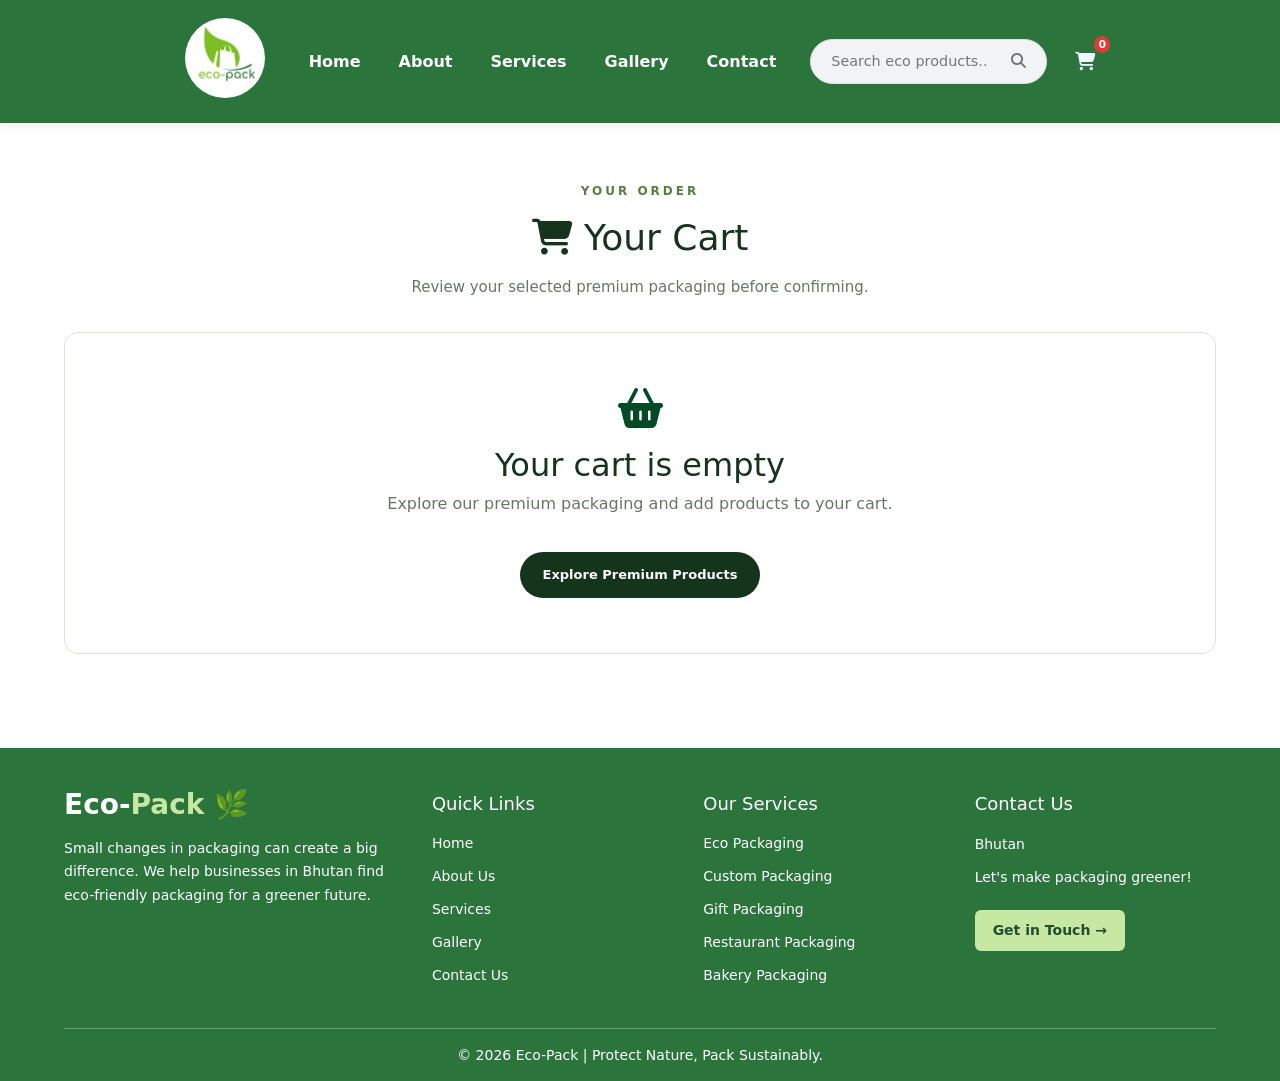
<file: gallerycart.html>
<!DOCTYPE html>
<html lang="en">
<head>
  <meta charset="UTF-8">
  <meta name="viewport" content="width=device-width, initial-scale=1.0">
  <title>Eco-Pack | Your Cart</title>

  <link rel="stylesheet" href="./CSS/style.css">
  <link href="https://cdn.jsdelivr.net/npm/bootstrap@5.3.8/dist/css/bootstrap.min.css" rel="stylesheet">
  <link rel="stylesheet" href="https://cdnjs.cloudflare.com/ajax/libs/font-awesome/6.7.2/css/all.min.css">


   <link
      href="https://fonts.googleapis.com/css2?family=Caudex:wght@400;700&family=Dancing+Script:wght@400..700&family=Manrope:wght@200..800&family=Montserrat:ital,wght@0,100..900;1,100..900&family=Playfair+Display:ital,wght@0,400..900;1,400..900&family=Poppins:ital,wght@0,100;0,200;0,300;0,400;0,500;0,600;0,700;0,800;0,900;1,100;1,200;1,300;1,400;1,500;1,600;1,700;1,800;1,900&family=Roboto:ital,wght@0,100..900;1,100..900&family=Smooch+Sans:wght@100..900&display=swap"
      rel="stylesheet"
    />

    <!-- font awesome  -->
        <!-- Google Fonts -->
    <link rel="preconnect" href="https://fonts.googleapis.com" />
    <link rel="preconnect" href="https://fonts.gstatic.com" crossorigin />


</head>
<body>

  <!-- NAVBAR START -->
  <nav class="navbar">
    <div class="navbar-container">
      <div class="navbar-logo">
        <a href="index.html"><img src="./Images/logo.jpg" alt="Eco-Pack Logo"></a>
      </div>

      <div class="nav-menu-wrapper" id="navMenuWrapper">
        <ul class="nav-links">
          <li><a href="index.html">Home</a></li>
          <li><a href="about.html">About</a></li>
          <li><a href="service.html">Services</a></li>
          <li><a href="gallery.html">Gallery</a></li>
          <li><a href="contact.html">Contact</a></li>
        </ul>
        <div class="navbar-search mobile-search">
          <form id="searchFormMobile" role="search">
            <input type="search" id="searchInputMobile" placeholder="Search eco products..." aria-label="Search products">
            <button type="submit" aria-label="Search"><i class="fa-solid fa-magnifying-glass"></i></button>
          </form>
        </div>
      </div>

      <div class="navbar-right-actions">
        <div class="navbar-search desktop-search">
          <form id="searchFormDesktop" role="search">
            <input type="search" id="searchInputDesktop" placeholder="Search eco products..." aria-label="Search products">
            <button type="submit" aria-label="Search"><i class="fa-solid fa-magnifying-glass"></i></button>
          </form>
        </div>
        <a href="gallerycart.html" class="cart-icon-btn" aria-label="Shopping Cart">
          <i class="fa-solid fa-cart-shopping"></i>
          <span class="cart-badge">0</span>
        </a>
      </div>

      <button type="button" class="navbar-toggler" id="navbarToggler" aria-label="Toggle Navigation" aria-expanded="false" aria-controls="navMenuWrapper">
        <i class="fa-solid fa-bars" style="color: white"></i>
      </button>
    </div>
  </nav>
  <!-- NAVBAR END -->


  <!-- CART PAGE START -->
  <main class="page-wrap cart-page">
    <div class="section-heading">
      <span>YOUR ORDER</span>
      <h1><i class="fa-solid fa-cart-shopping"></i> Your Cart</h1>
      <p>Review your selected premium packaging before confirming.</p>
    </div>
    <div id="cart-content" aria-live="polite"></div>
  </main>
  <!-- CART PAGE END -->


  <!-- FOOTER START -->
  <footer class="footer">
    <div class="footer-container">
      <div class="footer-box">
        <h2 class="footer-logo">Eco-<span>Pack</span> 🌿</h2>
        <p>Small changes in packaging can create a big difference. We help businesses in Bhutan find eco-friendly packaging for a greener future.</p>
      </div>
      <div class="footer-box">
        <h3>Quick Links</h3>
        <ul>
          <li><a href="index.html">Home</a></li>
          <li><a href="about.html">About Us</a></li>
          <li><a href="service.html">Services</a></li>
          <li><a href="gallery.html">Gallery</a></li>
          <li><a href="contact.html">Contact Us</a></li>
        </ul>
      </div>
      <div class="footer-box">
        <h3>Our Services</h3>
        <ul>
          <li><a href="service.html">Eco Packaging</a></li>
          <li><a href="service.html">Custom Packaging</a></li>
          <li><a href="service.html">Gift Packaging</a></li>
          <li><a href="service.html">Restaurant Packaging</a></li>
          <li><a href="service.html">Bakery Packaging</a></li>
        </ul>
      </div>
      <div class="footer-box" id = "contaact-boxx">
        <h3>Contact Us</h3>
        <p>Bhutan</p>
        <p>Let's make packaging greener!</p>
        <a href="contact.html" class="footer-btn">Get in Touch →</a>
      </div>
    </div>
    <div class="footer-bottom">
      <p>&copy; 2026 Eco-Pack | Protect Nature, Pack Sustainably.</p>
    </div>
  </footer>
  <!-- FOOTER END -->
  

  <script src="./JS/shop.js" defer></script>
  <script src="./JS/premium.js"></script>
  <script src="./JS/new.js"></script>
  <!-- <script src="./JS/new.js"></script>     -->
</body>
</html>
</file>
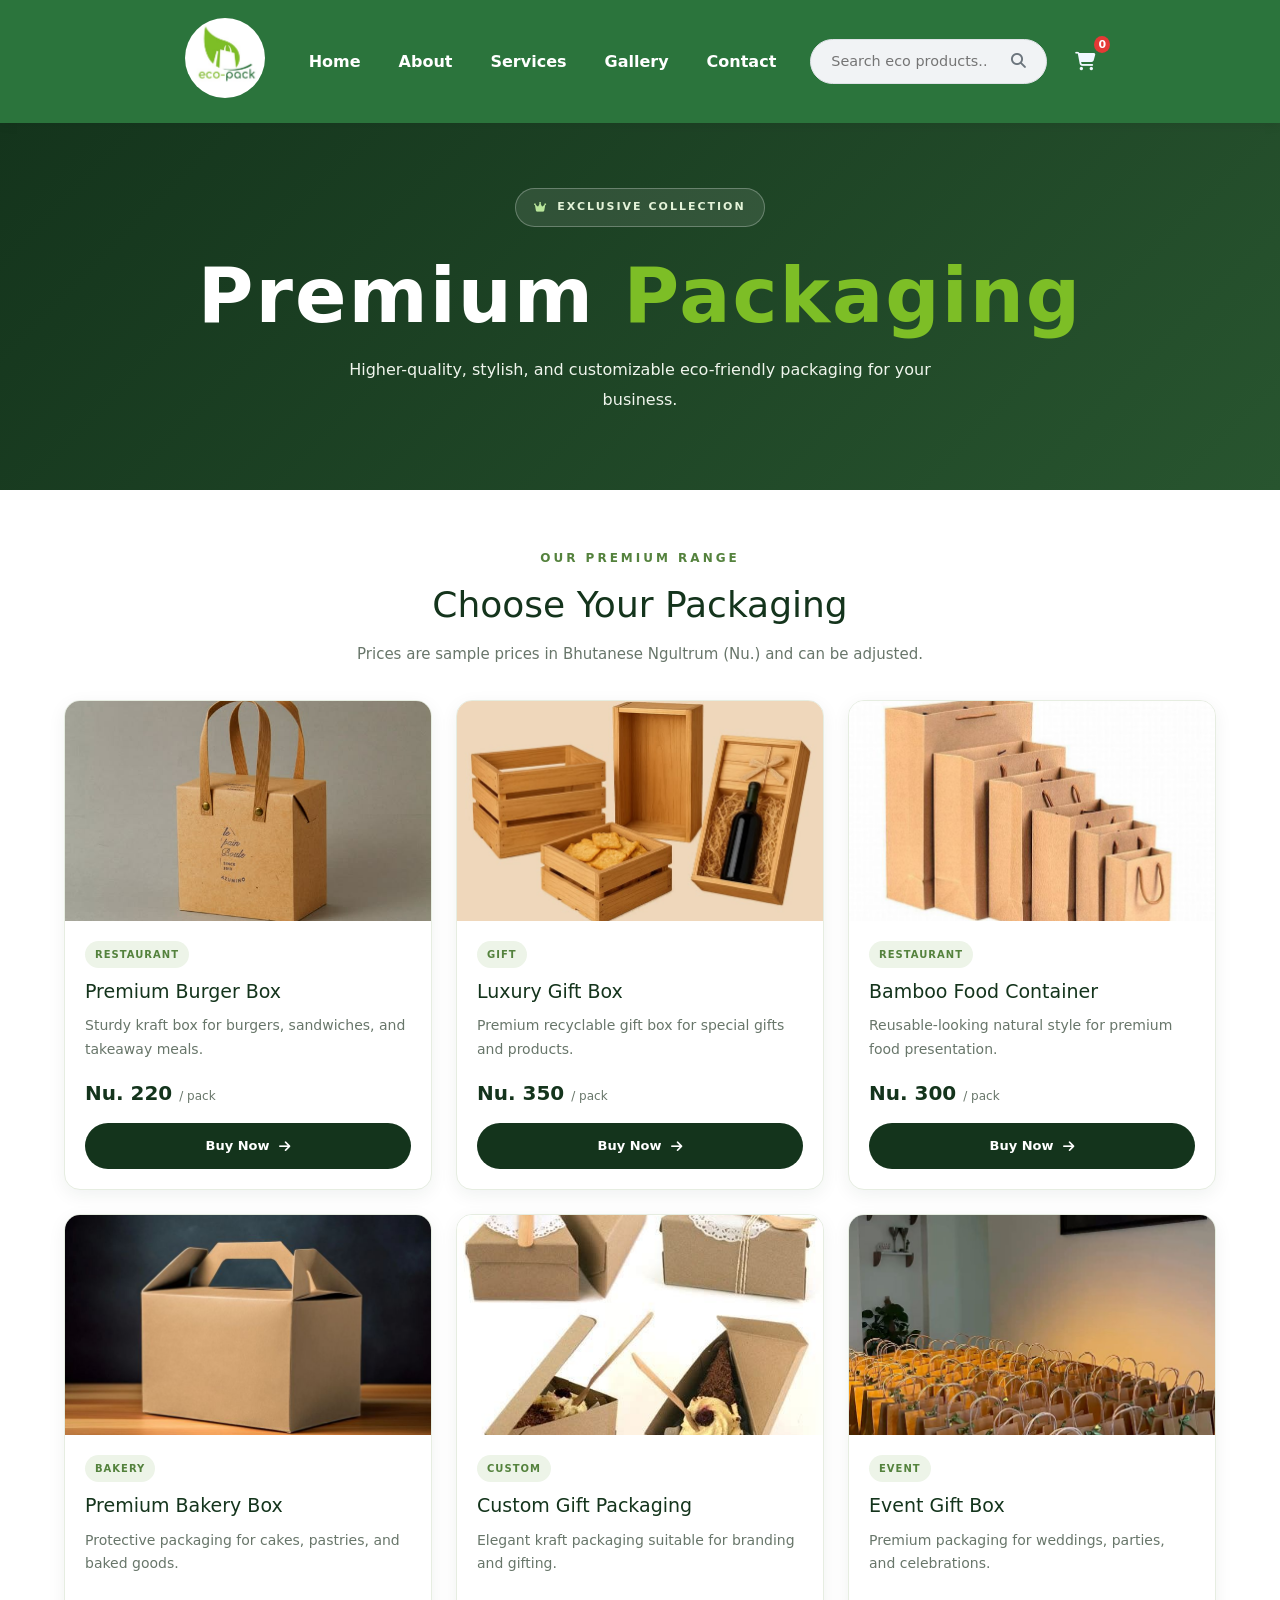
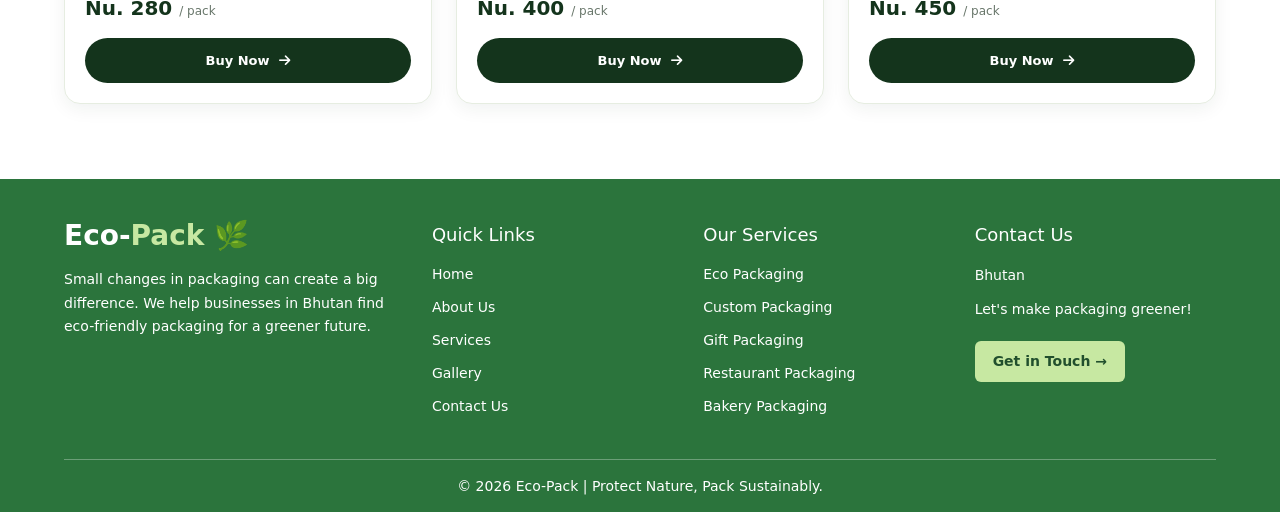
<file: premium.html>
<!DOCTYPE html>
<html lang="en">
<head>
  <meta charset="UTF-8">
    <meta name="viewport" content="width=device-width, initial-scale=1.0" />
  <title>Eco-Pack | Premium Collection</title>
  <link rel="stylesheet" href="./CSS/style.css">
  <link rel="stylesheet" href="https://cdnjs.cloudflare.com/ajax/libs/font-awesome/6.7.2/css/all.min.css">
    <!-- Bootstrap CSS -->
    <link
      href="https://cdn.jsdelivr.net/npm/bootstrap@5.3.8/dist/css/bootstrap.min.css"
      rel="stylesheet"
    />
</head>
<body>

  
  <!-- NAVBAR START -->
  <nav class="navbar">
    <div class="navbar-container">
      <div class="navbar-logo">
        <a href="index.html"><img src="./Images/logo.jpg" alt="Eco-Pack Logo"></a>
      </div>

      <div class="nav-menu-wrapper" id="navMenuWrapper">
        <ul class="nav-links">
          <li><a href="index.html">Home</a></li>
          <li><a href="about.html">About</a></li>
          <li><a href="service.html">Services</a></li>
          <li><a href="gallery.html">Gallery</a></li>
          <li><a href="contact.html">Contact</a></li>
        </ul>
        <div class="navbar-search mobile-search">
          <form id="searchFormMobile" role="search">
            <input type="search" id="searchInputMobile" placeholder="Search eco products..." aria-label="Search products">
            <button type="submit" aria-label="Search"><i class="fa-solid fa-magnifying-glass"></i></button>
          </form>
        </div>
      </div>

      <div class="navbar-right-actions">
        <div class="navbar-search desktop-search">
          <form id="searchFormDesktop" role="search">
            <input type="search" id="searchInputDesktop" placeholder="Search eco products..." aria-label="Search products">
            <button type="submit" aria-label="Search"><i class="fa-solid fa-magnifying-glass"></i></button>
          </form>
        </div>
        <a href="gallerycart.html" class="cart-icon-btn" aria-label="Shopping Cart">
          <i class="fa-solid fa-cart-shopping"></i>
          <span class="cart-badge">0</span>
        </a>
      </div>

      <button type="button" class="navbar-toggler" id="navbarToggler" aria-label="Toggle Navigation" aria-expanded="false" aria-controls="navMenuWrapper">
        <i class="fa-solid fa-bars" style="color: white"></i>
      </button>
    </div>
  </nav>
  <!-- NAVBAR END -->


  <header class="page-hero">
    <span class="header-tag"><i class="fa-solid fa-crown"></i> EXCLUSIVE COLLECTION</span>
    <h1>Premium <span class="green-text">Packaging</span></h1>
    <p>Higher-quality, stylish, and customizable eco-friendly packaging for your business.</p>
  </header>
  <main class="page-wrap">
    <div class="section-heading"><span>OUR PREMIUM RANGE</span><h2>Choose Your Packaging</h2><p>Prices are sample prices in Bhutanese Ngultrum (Nu.) and can be adjusted.</p></div>
    <div class="product-grid" id="premium-products">
      <article class="shop-card"><img src="./Images/gallery-resturant2.jfif" alt="Premium restaurant box"><div class="shop-card-body"><span class="category-label">RESTAURANT</span><h3>Premium Burger Box</h3><p>Sturdy kraft box for burgers, sandwiches, and takeaway meals.</p><div class="price">Nu. 220 <small>/ pack</small></div><button class="primary-btn buy-button" data-id="burger-box">Buy Now <i class="fa-solid fa-arrow-right"></i></button></div></article>
      <article class="shop-card"><img src="./Images/gallery-event8.jfif" alt="Luxury gift box"><div class="shop-card-body"><span class="category-label">GIFT</span><h3>Luxury Gift Box</h3><p>Premium recyclable gift box for special gifts and products.</p><div class="price">Nu. 350 <small>/ pack</small></div><button class="primary-btn buy-button" data-id="gift-box">Buy Now <i class="fa-solid fa-arrow-right"></i></button></div></article>
      <article class="shop-card"><img src="./Images/gallery food5.jfif" alt="Bamboo food container"><div class="shop-card-body"><span class="category-label">RESTAURANT</span><h3>Bamboo Food Container</h3><p>Reusable-looking natural style for premium food presentation.</p><div class="price">Nu. 300 <small>/ pack</small></div><button class="primary-btn buy-button" data-id="bamboo-container">Buy Now <i class="fa-solid fa-arrow-right"></i></button></div></article>
      <article class="shop-card"><img src="./Images/gallery-bakery6.jfif" alt="Premium bakery box"><div class="shop-card-body"><span class="category-label">BAKERY</span><h3>Premium Bakery Box</h3><p>Protective packaging for cakes, pastries, and baked goods.</p><div class="price">Nu. 280 <small>/ pack</small></div><button class="primary-btn buy-button" data-id="bakery-box">Buy Now <i class="fa-solid fa-arrow-right"></i></button></div></article>
      <article class="shop-card"><img src="./Images/gallery-bakery4.jfif" alt="Custom gift packaging"><div class="shop-card-body"><span class="category-label">CUSTOM</span><h3>Custom Gift Packaging</h3><p>Elegant kraft packaging suitable for branding and gifting.</p><div class="price">Nu. 400 <small>/ pack</small></div><button class="primary-btn buy-button" data-id="custom-gift">Buy Now <i class="fa-solid fa-arrow-right"></i></button></div></article>
      <article class="shop-card"><img src="./Images/gallery-event7.jfif" alt="Event gift box"><div class="shop-card-body"><span class="category-label">EVENT</span><h3>Event Gift Box</h3><p>Premium packaging for weddings, parties, and celebrations.</p><div class="price">Nu. 450 <small>/ pack</small></div><button class="primary-btn buy-button" data-id="event-box">Buy Now <i class="fa-solid fa-arrow-right"></i></button></div></article>
    </div>
  </main>

  <!-- Customer details form modal -->
  <div class="modal-backdrop" id="order-modal" aria-hidden="true">
    <div class="order-modal" role="dialog" aria-modal="true" aria-labelledby="form-title">
      <button class="modal-close" id="close-modal" aria-label="Close form">&times;</button>
      <h2 id="form-title">Your Delivery Details</h2>
      <p class="muted">Complete your information to add this product to your cart.</p>
      <div class="selected-product" id="selected-product-summary"></div>
      <form id="customer-form">
        <input type="hidden" id="selected-product-id">
        <label for="customer-name">Full name *</label><input id="customer-name" name="name" required autocomplete="name" placeholder="Enter your full name">
        <div class="form-row">
          <div><label for="customer-phone">Phone number *</label><input id="customer-phone" name="phone" required type="tel" autocomplete="tel" placeholder="+975 17 123456"></div>
          <div><label for="customer-email">Email address</label><input id="customer-email" name="email" type="email" autocomplete="email" placeholder="you@example.com"></div>
        </div>
        <label for="customer-address">Delivery address *</label><textarea id="customer-address" name="address" required autocomplete="street-address" placeholder="Village / Thromde, street, building or landmark"></textarea>
        <div class="form-row">
          <div><label for="customer-dzongkhag">Dzongkhag *</label><select id="customer-dzongkhag" name="dzongkhag" required><option value="">Select Dzongkhag</option><option>Bumthang</option><option>Chhukha</option><option>Dagana</option><option>Gasa</option><option>Haa</option><option>Lhuntse</option><option>Mongar</option><option>Paro</option><option>Pema Gatshel</option><option>Punakha</option><option>Samdrup Jongkhar</option><option>Samtse</option><option>Sarpang</option><option>Thimphu</option><option>Trashigang</option><option>Trashiyangtse</option><option>Trongsa</option><option>Tsirang</option><option>Wangdue Phodrang</option><option>Zhemgang</option></select></div>
          <div><label for="customer-quantity">Quantity (packs) *</label><input id="customer-quantity" name="quantity" type="number" min="1" max="999" value="1" required></div>
        </div>
        <label for="customer-note">Additional note (optional)</label><textarea id="customer-note" name="note" placeholder="Any delivery instructions or custom requests"></textarea>
        <button type="submit" class="primary-btn full-btn">Add to Cart <i class="fa-solid fa-cart-shopping"></i></button>
      </form>
    </div>
  </div>

  

    <!-- FOOTER START -->
    <footer class="footer">
      <div class="footer-container">
        <!-- Logo and Description -->
        <div class="footer-box">
          <h2 class="footer-logo">Eco-<span>Pack</span> 🌿</h2>

          <p>
            Small changes in packaging can create a big difference. We help
            businesses in Bhutan find eco-friendly packaging for a greener
            future.
          </p>
        </div>

        <!-- Quick Links -->
        <div class="footer-box">
          <h3>Quick Links</h3>

          <ul>
            <li><a href="index.html">Home</a></li>
            <li><a href="about.html">About Us</a></li>
            <li><a href="service.html">Services</a></li>
            <li><a href="gallery.html">Gallery</a></li>
            <li><a href="contact.html">Contact Us</a></li>
          </ul>
        </div>

        <!-- Our Services -->
        <div class="footer-box">
          <h3>Our Services</h3>

          <ul>
            <li><a href="service.html">Eco Packaging</a></li>
            <li><a href="service.html">Custom Packaging</a></li>
            <li><a href="service.html">Gift Packaging</a></li>
            <li><a href="service.html">Restaurant Packaging</a></li>
            <li><a href="service.html">Bakery Packaging</a></li>
          </ul>
        </div>

        <!-- Contact Information -->
        <div class="footer-box" id="contaact-boxx">
          <h3>Contact Us</h3>

          <p>Bhutan</p>
          <p>Let's make packaging greener!</p>

          <a href="contact.html" class="footer-btn"> Get in Touch → </a>
        </div>
      </div>

      <!-- Copyright -->
      <div class="footer-bottom">
        <p>&copy; 2026 Eco-Pack | Protect Nature, Pack Sustainably.</p>
      </div>
    </footer>
    <!-- FOOTER END --> 
      <script src="./JS/shop.js"></script>
  <script src="./JS/premium.js"></script>
  <script src="./JS/home.js"></script>
  
</body>
</html>
</file>
<file: CSS/style.css>
@import url("https://fonts.googleapis.com/css2?family=Poppins:wght@100;200;300;400;500;600;700;800;900&display=swap");
@import url("https://fonts.googleapis.com/css2?family=Manrope:wght@200..800&display=swap");
* {
  margin: 0;
  padding: 0;
  scroll-behavior: smooth;
}

:root {
  --green: #14341c;
  --green2: #2b743c;
  --lime: #7dbe26;
  --pale: #eaf2e3;
  --cream: #f8faf6;
  --text: #203c29;
  --muted: #68766a;
  --line: #dce6d7;
}
body {
  font-family: Arial, sans-serif;
  text-align: center;
  background-color: #f3f6ed;
  color: #203c29;
}

/* Chrome, Edge, and Safari */
::-webkit-scrollbar {
  display: none;
}

/* Firefox and other browsers */
html {
  scrollbar-width: none;
}

html {
  scroll-behavior: smooth;
  scroll-padding-top: 90px;
}

a {
  text-decoration: none;
  -webkit-tap-highlight-color: transparent;
}

button,
input,
textarea,
select {
  font: inherit;
}

button {
  cursor: pointer;
}

img {
  max-width: 100%;
}

/* NAVBAR CONTAINER & LAYOUT*/
.navbar {
  background-color: #2b743c;
  box-shadow: 0 2px 10px rgba(0, 0, 0, 0.08);
  position: sticky;
  top: 0;
  z-index: 1000;
  width: 100%;
  padding: 8px 5%;
  box-sizing: border-box;
}

.navbar-container {
  max-width: 1300px;
  margin: 0 auto;
  gap: 20px;
  display: flex;
  align-items: center;
  justify-content: space-between;
  position: relative;
}

/* Logo slightly shifted to the right */
.navbar-logo {
  /* margin-left: 15px; */
  flex-shrink: 0;
  margin: 0;
  /* gap: 50px; */
}

.navbar-logo img {
  display: block;
  height: 65px;
  width: 65px;
  object-fit: cover;
}

/* NAV LINKS (CENTERED) */
.nav-menu-wrapper {
  display: flex;
  align-items: center;
  justify-content: center;
  flex: 1;
  min-width: 0;
}

.nav-links {
  display: flex;
  align-items: center;
  justify-content: center;
  list-style: none;
  gap: 22px;
  padding: 0;
  margin: 0;
}
.nav-links li {
  margin: 0;
  padding: 0;
}
.navbar .nav-links a {
  display: block;
  color: #ffffff;
  text-decoration: none;
  font-size: 16px;
  font-weight: 600;
  padding: 10px 4px;
  transition: color 0.3s ease;
}

.nav-links li a:hover,
.nav-links li a.active {
  color: #d9f99d;
}

/* RIGHT SIDE ACTIONS (SEARCH + CART) */
.navbar-right-actions {
  display: flex;
  align-items: center;
  justify-content: flex-end;
  gap: 18px;
  flex-shrink: 0;
}

/* SEARCH BAR STYLING */
.navbar-search {
  display: flex;
  align-items: center;
}

.desktop-search form {
  display: flex;
  align-items: center;
  background: #f1f3f5;
  border: 1px solid #dee2e6;
  border-radius: 50px;
  padding: 5px 12px;
  margin: 0;
  transition: box-shadow 0.3s ease;
}

.desktop-search form:focus-within {
  background: #ffffff;
  border-color: #27ae60;
  box-shadow: 0 0 5px rgba(39, 174, 96, 0.3);
}

.desktop-search input,
.mobile-search input {
  width: 150px;
  max-width: 100%;
  min-width: 0;
  padding: 5px;
  border: none;
  outline: none;
  background: transparent;
  color: #333333;
  font-size: 14px;
}

.desktop-search input:focus {
  width: 180px;
}

.desktop-search button,
.mobile-search button {
  background: transparent;
  border: none;
  color: #6c757d;
  cursor: pointer;
  padding: 5px;
  font-size: 15px;
}

.desktop-search button:hover,
.mobile-search button:hover {
  color: #27ae60;
}

/* SHOPPING CART ICON BUTTON */
.cart-icon-btn {
  position: relative;
  display: flex;
  align-items: center;
  justify-content: center;
  padding: 8px;
  color: #ffffff;
  font-size: 21px;
  text-decoration: none;
}

.cart-icon-btn:hover {
  color: #d9f99d;
}

.cart-badge {
  position: absolute;
  top: -2px;
  right: -5px;
  min-width: 16px;
  text-align: center;
  background: #e53935;
  color: #ffffff;
  font-size: 11px;
  font-weight: bold;
  padding: 3px 4px;
  border-radius: 50%;
  line-height: 1;
}

/* MOBILE SEARCH (hidden on desktop) */
.mobile-search {
  display: none;
}

.mobile-search form {
  display: flex;
  align-items: center;
  background: #f1f3f5;
  border-radius: 5px;
  padding: 8px 12px;
  width: 100%;
  border: 1px solid #dee2e6;
}

.mobile-search input {
  width: 100%;
}

/* MOBILE TOGGLER BUTTON */
.navbar-toggler {
  display: none;
  align-items: center;
  justify-content: center;
  flex-shrink: 0;
  background: transparent;
  border: none;
  color: #ffffff;
  font-size: 25px;
  cursor: pointer;
  padding: 8px;
}

/* SEARCH BAR STYLING */
.navbar-search {
  display: flex;
  align-items: center;
}

.desktop-search form {
  display: flex;
  align-items: center;
  background: #f1f3f5;
  border-radius: 50px;
  padding: 5px 15px;
  border: 1px solid #dee2e6;
  transition: all 0.3s ease;
}

.desktop-search form:focus-within {
  border-color: #27ae60;
  box-shadow: 0 0 5px rgba(39, 174, 96, 0.3);
  background: #fff;
}

.desktop-search input,
.mobile-search input {
  border: none;
  background: transparent;
  outline: none;
  padding: 5px;
  font-size: 0.9rem;
  width: 180px;
  color: #333;
  transition: width 0.3s ease;
}

.desktop-search input:focus {
  width: 230px;
}

.desktop-search button,
.mobile-search button {
  background: transparent;
  border: none;
  color: #6c757d;
  cursor: pointer;
  padding: 5px;
  font-size: 0.95rem;
  transition: color 0.3s ease;
}

.desktop-search button:hover,
.mobile-search button:hover {
  color: #27ae60;
}

/* MOBILE SEARCH (hidden on desktop) */
.mobile-search {
  display: none;
  margin-top: 15px;
  width: 100%;
}

.mobile-search form {
  display: flex;
  align-items: center;
  background: #f1f3f5;
  border-radius: 5px;
  padding: 8px 12px;
  width: 100%;
  border: 1px solid #dee2e6;
}

.mobile-search input {
  width: 100%;
}

/* MOBILE TOGGLER BUTTON */
.navbar-toggler {
  display: none;
  background: transparent;
  border: none;
  font-size: 1.5rem;
  color: #2c3e50;
  cursor: pointer;
}
img {
  max-width: 100%;
}

/* =========================
   NAVBAR
========================= */

.navbar img {
  width: 80px;
  height: 80px;
  border-radius: 50%;
  object-fit: cover;
  flex-shrink: 0;
}

.navbar ul {
  list-style: none;
  display: flex;
  align-items: center;
  justify-content: center;
  flex-wrap: wrap;
  gap: 10px;
  margin: 0 auto;
  padding: 0;
}

.navbar li {
  margin: 0 10px;
}

.navbar a {
  display: inline-block;
  text-decoration: none;
  font-size: 18px;
  padding: 10px;
  color: aliceblue;
  transition: color 0.3s ease;
}

.navbar a:hover {
  color: chocolate;
}

/* end of navbar  */

/* end of navbar  */

/* =========================
   GALLERY HERO HEADER
========================= */

.gallery-header {
  position: relative;
  display: flex;
  align-items: center;
  justify-content: center;
  min-height: 80vh;
  padding: 70px 20px;
  overflow: hidden;
  isolation: isolate;
  background: var(--green);
  color: #fff;
  text-align: center;
}

.gallery-header::before {
  content: "";
  position: absolute;
  inset: -5%;
  z-index: -2;
  background-image:
    linear-gradient(rgba(0, 0, 0, 0.45), rgba(0, 0, 0, 0.45)),
    url("../Images/bg\ image\ gallery.avif");
  /* background: linear-gradient(
    135deg,
    #214a2a,
    #0d2815 55%,
    #315b2e
  ); */
  animation: backgroundZoom 22s ease-in-out infinite alternate;
}

.gallery-header::after {
  content: "";
  position: absolute;
  inset: 0;
  z-index: -1;
  background: linear-gradient(
    135deg,
    rgba(10, 35, 18, 0.35),
    rgba(8, 28, 15, 0.72)
  );
}

@keyframes backgroundZoom {
  to {
    transform: scale(1.13);
  }
}

.header-content {
  max-width: 850px;
  animation: reveal 1s ease both;
}

@keyframes reveal {
  from {
    opacity: 0;
    transform: translateY(25px);
  }

  to {
    opacity: 1;
    transform: translateY(0);
  }
}

.header-tag {
  display: inline-flex;
  align-items: center;
  gap: 9px;
  margin-bottom: 23px;
  padding: 10px 18px;
  border: 1px solid #ffffff44;
  border-radius: 30px;
  background: #ffffff18;
  color: #e4f3d9;
  font-size: 11px;
  font-weight: bold;
  letter-spacing: 2px;
}

.header-tag i {
  color: #b9e69b;
}

.gallery-header h1,
.page-hero h1 {
  margin-bottom: 22px;
  font-size: clamp(42px, 7vw, 76px);
  font-weight: 800;
  letter-spacing: 2px;
  line-height: 1.2;
}

.green-text {
  color: var(--lime);
}

.gallery-header p,
.page-hero p {
  max-width: 750px;
  margin: auto;
  color: #f0f5ed;
  font-size: 16px;
  line-height: 1.9;
}

/* BUTTONS */

.primary-btn {
  display: inline-flex;
  align-items: center;
  justify-content: center;
  gap: 10px;
  margin-top: 20px;
  padding: 13px 23px;
  border: none;
  border-radius: 28px;
  background: var(--green);
  color: #fff;
  font-size: 13px;
  font-weight: bold;
  text-decoration: none;
  cursor: pointer;
  transition: 0.25s ease;
}

.gallery-header .primary-btn {
  background: #d4edb8;
  color: var(--green);
}

.primary-btn:hover {
  transform: translateY(-2px);
  background: var(--green2);
  color: #fff;
  box-shadow: 0 7px 18px #14341c22;
}

/* SCROLL INDICATOR */

.scroll-indicator {
  position: absolute;
  bottom: 22px;
  left: 50%;
  width: 24px;
  height: 38px;
  border: 2px solid #ffffffa8;
  border-radius: 20px;
  transform: translateX(-50%);
}

.scroll-indicator span {
  position: absolute;
  top: 7px;
  left: 50%;
  width: 4px;
  height: 8px;
  border-radius: 5px;
  background: #fff;
  transform: translateX(-50%);
  animation: scrollDown 1.5s infinite;
}

@keyframes scrollDown {
  to {
    opacity: 0;
    transform: translate(-50%, 13px);
  }
}

/* =========================
   GALLERY SECTION
========================= */

.gallery-section {
  padding: 70px 0 20px;
}

.section-heading {
  margin-bottom: 32px;
  padding: 0 20px;
  text-align: center;
}

.section-heading > span {
  color: #54823d;
  font-size: 12px;
  font-weight: bold;
  letter-spacing: 3px;
}

.section-heading h1,
.section-heading h2 {
  margin-top: 12px;
  color: var(--green);
  font-size: clamp(25px, 4vw, 36px);
  line-height: 1.35;
}

.section-heading p {
  margin-top: 12px;
  color: var(--muted);
  font-size: 15px;
  line-height: 1.7;
}

/* GALLERY PRODUCT CARDS */

#card-gallery-wrapper {
  display: grid;
  grid-template-columns: repeat(4, minmax(0, 1fr));
  align-items: stretch;
  gap: 23px;
  width: 90%;
  max-width: 1200px;
  margin: auto;
  padding: 0;
  list-style: none;
}

#card-gallery-wrapper > li {
  min-width: 0;
  overflow: hidden;
  border: 1px solid #edf1e9;
  border-radius: 15px;
  background: #fff;
  box-shadow: 0 5px 18px #14341c12;
  text-align: left;
  animation: reveal 0.5s both;
  transition:
    transform 0.3s,
    box-shadow 0.3s;
}

#card-gallery-wrapper > li:hover {
  transform: translateY(-6px);
  box-shadow: 0 14px 28px #14341c20;
}

#card-gallery-wrapper > li.hidden {
  display: none !important;
}

.product-image {
  height: 200px;
  overflow: hidden;
  background: #e5eddd;
}

.product-image img {
  display: block;
  width: 100%;
  height: 100%;
  object-fit: cover;
  transition: transform 0.5s;
}

.product-image img:hover {
  transform: scale(1.07);
}

.card-content {
  padding: 17px;
}

.category-label {
  display: inline-block;
  padding: 6px 10px;
  border-radius: 20px;
  background: #edf4e8;
  color: #54823d;
  font-size: 10px;
  font-weight: bold;
  letter-spacing: 1px;
}

#card-gallery-wrapper h4 {
  min-height: 48px;
  margin: 12px 0;
  color: var(--text);
  font-size: 15px;
  line-height: 1.5;
}

/* PREMIUM CROWN LABEL */

.premium-label {
  display: inline-flex;
  align-items: center;
  justify-content: center;
  gap: 7px;
  padding: 9px 13px;
  border: 1px solid #d6ad3d;
  border-radius: 25px;
  background: linear-gradient(135deg, #fff4cc, #f3d77b);
  color: #14341c;
  font-size: 10px;
  font-weight: 800;
  letter-spacing: 0.7px;
  text-decoration: none;
  transition: 0.25s ease;
}

.premium-label i {
  color: #a7790b;
  font-size: 14px;
}

.premium-label:hover {
  transform: translateY(-2px);
  background: #f3d77b;
}

/* =========================
   SERVICE SECTION
========================= */

.service-section {
  margin-top: 70px;
  padding: 60px 20px 70px;
  background: linear-gradient(135deg, #eaf2e3, #f5f8f0);
  text-align: center;
}

.service-icon {
  display: flex;
  align-items: center;
  justify-content: center;
  width: 62px;
  height: 62px;
  margin: 0 auto 20px;
  border-radius: 50%;
  background: #d8e9cb;
  color: var(--green2);
  font-size: 25px;
}

.subtitle {
  margin-bottom: 14px;
  color: #54823d;
  font-size: 12px;
  font-weight: bold;
  letter-spacing: 2px;
}

.service-section h2 {
  color: var(--green);
  font-size: clamp(24px, 4vw, 32px);
}

.service-section > p:not(.subtitle) {
  max-width: 600px;
  margin: 15px auto;
  color: var(--muted);
  line-height: 1.8;
}

/* =========================
   PAGE HERO
========================= */

.page-hero {
  padding: 65px 20px 75px;
  background: linear-gradient(135deg, #14341c, #28552f);
  color: #fff;
  text-align: center;
}

.page-hero h1 {
  margin-bottom: 14px;
}

.page-hero p {
  max-width: 650px;
}

/* =========================
   GENERAL PAGE WRAPPER
========================= */

.page-wrap {
  width: 90%;
  max-width: 1200px;
  margin: 55px auto 75px;
}

/* =========================
   SHOP PRODUCT GRID
========================= */

.product-grid {
  display: grid;
  grid-template-columns: repeat(3, minmax(0, 1fr));
  gap: 24px;
}

.shop-card {
  overflow: hidden;
  border: 1px solid #e6ede1;
  border-radius: 16px;
  background: #fff;
  box-shadow: 0 5px 18px #14341c10;
  transition:
    transform 0.3s,
    box-shadow 0.3s;
}

.shop-card:hover {
  transform: translateY(-5px);
  box-shadow: 0 14px 28px #14341c1b;
}

.shop-card > img {
  display: block;
  width: 100%;
  height: 220px;
  object-fit: cover;
  background: #e5eddd;
}

.shop-card-body {
  padding: 20px;
}

.shop-card h3 {
  margin: 12px 0;
  color: var(--green);
  font-size: 19px;
}

.shop-card p {
  min-height: 48px;
  color: var(--muted);
  font-size: 14px;
  line-height: 1.7;
}

.price {
  margin-top: 15px;
  color: var(--green);
  font-size: 20px;
  font-weight: 800;
}

.price small {
  color: var(--muted);
  font-size: 12px;
  font-weight: normal;
}

.buy-button {
  width: 100%;
  margin-top: 15px;
}

/* =========================
   ORDER MODAL
========================= */

.modal-backdrop {
  position: fixed;
  inset: 0;
  z-index: 2000;
  display: none;
  align-items: center;
  justify-content: center;
  overflow-y: auto;
  padding: 18px;
  background: #07180dd9;
}

.modal-backdrop.open {
  display: flex;
}

.order-modal {
  position: relative;
  width: min(650px, 100%);
  max-height: 94vh;
  overflow: auto;
  padding: 28px;
  border-radius: 18px;
  background: #fff;
  box-shadow: 0 20px 70px #0005;
  text-align: left;
}

.order-modal h2 {
  margin-right: 35px;
  color: var(--green);
}

.muted {
  margin: 8px 0 18px;
  color: var(--muted);
  font-size: 13px;
  line-height: 1.6;
}

.modal-close {
  position: absolute;
  top: 12px;
  right: 17px;
  border: none;
  background: transparent;
  color: var(--green);
  font-size: 30px;
  cursor: pointer;
}

.selected-product {
  margin-bottom: 18px;
  padding: 12px 14px;
  border-radius: 10px;
  background: var(--pale);
  font-size: 14px;
  line-height: 1.6;
}

.order-modal label {
  display: block;
  margin: 12px 0 6px;
  color: var(--green);
  font-size: 12px;
  font-weight: bold;
}

.order-modal input,
.order-modal textarea,
.order-modal select {
  width: 100%;
  padding: 12px;
  border: 1px solid #d4dfcf;
  border-radius: 8px;
  outline: none;
  background: #fff;
  color: var(--text);
  font-size: 14px;
}

.order-modal input:focus,
.order-modal textarea:focus,
.order-modal select:focus {
  border-color: var(--green2);
  box-shadow: 0 0 0 3px #2b743c18;
}

.order-modal textarea {
  min-height: 75px;
  resize: vertical;
}

.form-row {
  display: grid;
  grid-template-columns: 1fr 1fr;
  gap: 14px;
}

.full-btn {
  width: 100%;
  margin-top: 20px;
}

/* =========================
   SHOPPING CART PAGE
========================= */

.cart-page {
  min-height: 55vh;
}

.cart-layout {
  display: grid;
  grid-template-columns: minmax(0, 1.7fr) minmax(260px, 0.8fr);
  align-items: start;
  gap: 25px;
}

.cart-items,
.cart-summary,
.empty-cart {
  padding: 20px;
  border: 1px solid var(--line);
  border-radius: 14px;
  background: #fff;
}

.cart-item {
  display: grid;
  grid-template-columns: 90px minmax(0, 1fr) auto;
  align-items: center;
  gap: 16px;
  padding: 15px 0;
  border-bottom: 1px solid #e9eee6;
}

.cart-item:first-child {
  padding-top: 0;
}

.cart-item:last-child {
  padding-bottom: 0;
  border-bottom: 0;
}

.cart-item img {
  width: 90px;
  height: 80px;
  border-radius: 9px;
  object-fit: cover;
  background: #eaf2e3;
}

.cart-item h3 {
  margin-bottom: 6px;
  color: var(--green);
  font-size: 16px;
}

.cart-item p {
  color: var(--muted);
  font-size: 13px;
  line-height: 1.5;
}

.quantity-control {
  display: flex;
  align-items: center;
  gap: 9px;
  margin-top: 10px;
}

.quantity-control button,
.remove-btn {
  padding: 5px 9px;
  border: 1px solid var(--line);
  border-radius: 6px;
  background: #f8faf6;
  color: var(--green);
  cursor: pointer;
}

.remove-btn {
  color: #9a2e2e;
}

.cart-line-total {
  font-weight: bold;
  white-space: nowrap;
}

.cart-summary h2 {
  margin-bottom: 18px;
  color: var(--green);
  font-size: 19px;
}

.summary-line {
  display: flex;
  justify-content: space-between;
  gap: 10px;
  margin: 14px 0;
  font-size: 14px;
}

.summary-total {
  padding-top: 15px;
  border-top: 1px solid var(--line);
  font-size: 18px;
  font-weight: 800;
}

/* EMPTY CART */

.empty-cart {
  padding: 55px 20px;
  text-align: center;
}

.empty-cart i {
  color: var(--lime);
  font-size: 40px;
}

.empty-cart h2 {
  margin: 16px 0 8px;
  color: var(--green);
}

.empty-cart p {
  color: var(--muted);
}

/* =========================
   FOOTER
========================= */

.footer {
  padding: 22px 15px;
  background: var(--green);
  color: #d5e3d6;
  font-size: 13px;
  text-align: center;
}

/* =========================
   TABLET RESPONSIVENESS
========================= */

@media (max-width: 1100px) {
  .navbar {
    padding-right: 3%;
    padding-left: 3%;
  }

  .navbar-container {
    gap: 12px;
  }

  .nav-links {
    gap: 12px;
  }

  .navbar .nav-links a {
    font-size: 14px;
  }

  .desktop-search input {
    width: 120px;
  }

  .desktop-search input:focus {
    width: 150px;
  }

  #card-gallery-wrapper {
    grid-template-columns: repeat(3, minmax(0, 1fr));
  }
}

@media (max-width: 900px) {
  .product-grid {
    grid-template-columns: repeat(2, minmax(0, 1fr));
  }

  .cart-layout {
    grid-template-columns: 1fr;
  }

  .navbar-container {
    gap: 12px;
  }

  .navbar-logo img {
    width: 58px;
    height: 58px;
  }

  .nav-links {
    gap: 9px;
  }

  .navbar .nav-links a {
    font-size: 13px;
  }

  .navbar-right-actions {
    gap: 8px;
  }

  .desktop-search input {
    width: 100px;
  }

  .desktop-search input:focus {
    width: 120px;
  }
}

/* =========================
   MOBILE RESPONSIVENESS
========================= */

@media (max-width: 700px) {
  .navbar {
    padding: 10px 4%;
  }

  .navbar-container {
    flex-wrap: wrap;
    justify-content: space-between;
    gap: 10px;
  }

  .navbar-logo {
    order: 1;
  }

  .navbar-logo img {
    width: 55px;
    height: 55px;
  }

  .navbar-right-actions {
    order: 2;
    margin-left: auto;
  }

  .desktop-search {
    display: none;
  }

  .cart-icon-btn {
    font-size: 20px;
  }

  .navbar-toggler {
    display: flex;
    order: 3;
    color: #fff;
  }

  .nav-menu-wrapper {
    display: none;
    order: 4;
    flex: 0 0 100%;
    width: 100%;
    padding: 12px 0 5px;
  }

  /* Works when JavaScript adds the active class */
  .nav-menu-wrapper.active {
    display: flex;
    flex-direction: column;
    align-items: stretch;
  }

  .nav-links {
    flex-direction: column;
    align-items: stretch;
    gap: 0;
    width: 100%;
  }

  .nav-links li {
    width: 100%;
    text-align: center;
  }

  .navbar .nav-links a {
    display: block;
    width: 100%;
    padding: 12px;
    font-size: 15px;
  }

  .mobile-search {
    display: block;
  }

  .gallery-header {
    min-height: 72vh;
    padding: 55px 20px;
  }

  .gallery-header h1,
  .page-hero h1 {
    font-size: clamp(36px, 9vw, 52px);
  }

  .gallery-header p,
  .page-hero p {
    font-size: 14px;
    line-height: 1.8;
  }

  .header-tag {
    font-size: 10px;
    letter-spacing: 1.5px;
  }

  .gallery-section {
    padding-top: 50px;
  }

  #card-gallery-wrapper {
    grid-template-columns: repeat(1, minmax(0, 1fr));
    gap: 13px;
    width: 92%;
  }

  .product-image {
    height: 200px;
  }

  .card-content {
    padding: 12px;
  }

  #card-gallery-wrapper h4 {
    min-height: 56px;
    font-size: 13px;
  }

  .premium-label {
    gap: 5px;
    padding: 8px 9px;
    font-size: 9px;
  }

  .premium-label i {
    font-size: 12px;
  }

  .product-grid {
    grid-template-columns: repeat(1, minmax(0, 1fr));
    gap: 13px;
  }

  .shop-card > img {
    height: 200px;
  }

  .shop-card-body {
    padding: 12px;
  }

  .shop-card h3 {
    font-size: 15px;
  }

  .shop-card p {
    min-height: 70px;
    font-size: 12px;
  }

  .price {
    font-size: 17px;
  }

  .buy-button {
    padding: 11px 8px;
    font-size: 12px;
  }

  .page-wrap {
    width: 92%;
    margin: 38px auto 55px;
  }

  .form-row {
    grid-template-columns: 1fr;
    gap: 0;
  }

  .order-modal {
    padding: 22px 17px;
  }

  .cart-item {
    grid-template-columns: 65px minmax(0, 1fr);
    gap: 12px;
  }

  .cart-item img {
    width: 65px;
    height: 65px;
  }

  .cart-line-total {
    grid-column: 2;
  }

  .cart-item h3 {
    font-size: 14px;
  }
}

/* =========================
   SMALL MOBILE SCREENS
========================= */

@media (max-width: 380px) {
  #card-gallery-wrapper {
    gap: 10px;
  }

  .product-image {
    height: 125px;
  }

  .card-content {
    padding: 9px;
  }

  .premium-label {
    padding: 7px;
    font-size: 8px;
  }

  .product-grid {
    gap: 10px;
  }

  .shop-card h3 {
    font-size: 14px;
  }
}

/* =========================
   REDUCED MOTION
========================= */

@media (prefers-reduced-motion: reduce) {
  *,
  *::before,
  *::after {
    animation-duration: 0.01ms !important;
    animation-iteration-count: 1 !important;
    scroll-behavior: auto !important;
    transition-duration: 0.01ms !important;
  }
}

/* =========================
   FOOTER MAIN STYLE
========================= */

.footer {
  background: #2b743c;
  color: #ffffff;
  padding: 40px 5% 15px;
  width: 100%;
  box-sizing: border-box;
}

.footer-container {
  display: flex;
  flex-direction: row;
  justify-content: space-between;
  align-items: flex-start;
  flex-wrap: nowrap;
  gap: 30px;
  max-width: 1400px;
  margin: 0 auto;
  box-sizing: border-box;
}

/* Footer Sections */
.footer-box {
  flex: 1;
  min-width: 0;
  margin: 0;
  text-align: left;
  overflow-wrap: break-word;
}

/* Eco-Pack Section */
.footer-box:first-child {
  flex: 1.4;
}

.footer-logo {
  font-size: 28px;
  font-weight: bold;
  margin: 0 0 15px;
}

.footer-logo span {
  color: #c7e8a2;
}

/* Paragraphs */
.footer-box p {
  font-size: 14px;
  line-height: 1.7;
  margin: 10px 0;
}

/* Headings */
.footer-box h3 {
  font-size: 18px;
  margin: 5px 0 18px;
  white-space: nowrap;
}

/* Footer Lists */
.footer-box ul {
  list-style: none;
  padding: 0;
  margin: 0;
}

.footer-box ul li {
  margin-bottom: 12px;
}

.footer-box ul li a {
  color: #ffffff;
  text-decoration: none;
  font-size: 14px;
  transition: color 0.3s ease;
}

.footer-box ul li a:hover {
  color: #c7e8a2;
}

/* Contact Button */
.footer-btn {
  display: inline-block;
  margin-top: 10px;
  padding: 10px 18px;
  background: #c7e8a2;
  color: #214f2d;
  text-decoration: none;
  font-size: 14px;
  font-weight: bold;
  border-radius: 6px;
  white-space: nowrap;
  transition: all 0.3s ease;
}

.footer-btn:hover {
  background: #ffffff;
  color: #214f2d;
  transform: translateY(-2px);
}

/* Copyright */
.footer-bottom {
  text-align: center;
  border-top: 1px solid rgba(255, 255, 255, 0.3);
  margin-top: 30px;
  padding-top: 15px;
}

.footer-bottom p {
  margin: 0;
  font-size: 14px;
  line-height: 1.6;
}

/* =========================
   MEDIUM SCREENS
   Max-width: 1199px
========================= */

@media (max-width: 1199px) {
  .footer-container {
    gap: 20px;
  }

  .footer-box:first-child {
    flex: 1.2;
  }

  .footer-box h3 {
    font-size: 16px;
  }
}

/* =========================
   TABLETS
   Max-width: 768px
========================= */

@media (max-width: 768px) {
  .footer {
    padding: 35px 4% 15px;
  }

  .footer-container {
    display: flex;
    flex-direction: row;
    flex-wrap: wrap;
    justify-content: center;
    align-items: flex-start;
    gap: 25px 20px;
  }

  /* Eco-Pack at the top */
  .footer-box:first-child {
    flex: 0 0 100%;
    width: 100%;
    text-align: center;
  }

  /* Quick Links and Our Services in one row */
  .footer-box:nth-child(2),
  .footer-box:nth-child(3) {
    flex: 0 1 calc(50% - 20px);
    width: calc(50% - 20px);
    max-width: 220px;
    min-width: 0;
    text-align: left;
  }

  /* Contact Us below both columns */
  .footer-box:last-child {
    flex: 0 0 100%;
    width: 100%;
    max-width: 100%;
    text-align: center;
    margin: 10px auto 0;
  }

  .footer-box:last-child h3,
  .footer-box:last-child p {
    text-align: center;
  }

  .footer-box:last-child .footer-btn {
    display: inline-block;
  }

  .footer-box h3 {
    white-space: normal;
  }
}

/* =========================
   MOBILE
   Max-width: 600px
========================= */

@media (max-width: 600px) {
  .footer {
    padding: 30px 5% 15px;
  }

  .footer-container {
    gap: 22px 12px;
  }

  /* Eco-Pack at the top */
  .footer-box:first-child {
    flex: 0 0 100%;
    width: 100%;
    text-align: center;
  }

  /* Quick Links and Our Services side by side */
  .footer-box:nth-child(2),
  .footer-box:nth-child(3) {
    flex: 0 1 calc(50% - 12px);
    width: calc(50% - 12px);
    max-width: none;
    min-width: 0;
    text-align: left;
  }

  /* Contact Us at the bottom middle */
  .footer-box:last-child {
    flex: 0 0 100%;
    width: 100%;
    max-width: 100%;
    text-align: center;
    margin: 10px auto 0;
  }

  .footer-box:last-child h3,
  .footer-box:last-child p {
    text-align: center;
  }

  .footer-logo {
    font-size: 25px;
  }

  .footer-box h3 {
    font-size: 16px;
    white-space: normal;
  }

  .footer-box p,
  .footer-box ul li a {
    font-size: 13px;
  }

  .footer-btn {
    padding: 9px 15px;
  }

  .footer-bottom p {
    font-size: 12px;
  }
}
/* added now */

/* RESPONSIVE MEDIA QUERIES */
@media (max-width: 992px) {
  .navbar {
    padding: 8px 4%;
  }
  .navbar-container {
    gap: 12px;
  }
  .navbar-logo img {
    width: 55px;
    height: 55px;
  }

  .navbar-logo {
    margin-left: 0; /* Reset on smaller screens */
  }

  .desktop-search {
    display: none; /* Hide desktop search */
  }

  .navbar-toggler {
    display: block; /* Show hamburger */
  }

  .nav-menu-wrapper {
    display: flex;
    position: absolute;
    top: calc(100% + 8px);
    left: 0;
    right: 0;
    width: 100%;
    box-sizing: border-box;
    flex-direction: column;
    align-items: stretch;
    justify-content: flex-start;
    gap: 15px;
    padding: 0 20px;

    background: #ffffff;
    border-radius: 0 0 10px 10px;
    box-shadow: 0 10px 18px rgba(0, 0, 0, 0.14);

    /* Closed state */
    max-height: 0;
    overflow: hidden;
    visibility: hidden;
    opacity: 0;
    pointer-events: none;

    transition:
      max-height 0.35s ease,
      opacity 0.25s ease,
      padding 0.3s ease,
      visibility 0.3s ease;
  }

  .nav-menu-wrapper.active {
    max-height: 80vh;
    overflow-y: auto;
    visibility: visible;
    opacity: 1;
    pointer-events: auto;
    padding: 20px;
  }

  .nav-links {
    width: 100%;
    flex-direction: column;
    align-items: stretch;
    justify-content: flex-start;
    gap: 4px;
  }
  .navbar .nav-links a {
    display: block;
    width: 100%;
    box-sizing: border-box;
    color: #2b743c;
    font-size: 16px;
    padding: 12px 10px;
    border-radius: 5px;
  }
  .navbar .nav-links a:hover,
  .navbar .nav-links a.active {
    background: #edf7e9;
    color: #205a2e;
  }
  .desktop-search {
    display: none;
  }

  .mobile-search {
    display: flex; /* Show search inside mobile dropdown */
    width: 100%;
    margin-top: 8px;
  }
  .mobile-search form {
    display: flex;
    align-items: center;
    width: 100%;
    box-sizing: border-box;
    background: #f1f3f5;
    border: 1px solid #dee2e6;
    border-radius: 8px;
    padding: 6px 10px;
  }

  .mobile-search input {
    flex: 1;
    width: 100%;
  }

  .navbar-toggler {
    display: flex;
  }

  .navbar-right-actions {
    margin-left: auto;
    gap: 12px;
  }
}

/* =========================
   SMALL MOBILE
========================= */

@media (max-width: 480px) {
  .navbar {
    padding: 8px 12px;
  }

  .navbar-container {
    gap: 45px;
    justify-content: center;
  }

  .navbar-logo img {
    width: 48px;
    height: 48px;
  }

  .navbar-right-actions {
    gap: 8px;
  }

  .cart-icon-btn {
    font-size: 19px;
    padding: 6px;
  }

  .navbar-toggler {
    font-size: 23px;
    padding: 6px;
  }

  .nav-menu-wrapper.active {
    padding: 15px;
  }

  /* Footer */

  .footer {
    padding: 35px 6% 0;
  }

  .footer-container {
    gap: 25px;
  }

  .footer-box {
    flex: 1 1 100%;
    display: none;
  }
  #contaact-boxx {
    display: inline-block;
  }

  .footer-logo {
    font-size: 26px;
  }

  .footer-bottom p {
    font-size: 12px;
    line-height: 1.6;
  }
}

/* ACCESSIBILITY */

@media (prefers-reduced-motion: reduce) {
  .navbar *,
  .navbar *::before,
  .navbar *::after {
    transition: none !important;
    animation: none !important;
    scroll-behavior: auto !important;
  }
}

/* end   */

/* chatbot start */

/* Floating chatbot logo */
#chatbotButton {
  position: fixed;
  right: 25px;
  bottom: 25px;
  width: 75px;
  height: 75px;
  padding: 0;
  border: none;
  border-radius: 50%;
  background-color: white;
  cursor: pointer;
  box-shadow: 0 4px 15px #0003;
  display: flex;
  justify-content: center;
  align-items: center;
  z-index: 3000;
}

#chatbotLogo {
  display: block;
  width: 100%;
  height: 100%;
  object-fit: cover;
  border-radius: 50%;
}

#closeIcon {
  display: none;
  color: white;
  font-size: 40px;
  font-family: Arial, sans-serif;
  line-height: 1;
}

/* Chat window */
#chat {
  display: none;
  position: fixed;
  right: 25px;
  bottom: 115px;
  width: 350px;
  max-width: calc(100% - 30px);
  background-color: white;
  border-radius: 15px;
  overflow: hidden;
  box-shadow: 0 4px 20px #0003;
  z-index: 2999;
  font-family: "Poppins", sans-serif;
}

/* Chat header */
#chatTop {
  display: flex;
  align-items: center;
  gap: 12px;
  padding: 15px;
  background-color: #2b743c;
  color: white;
}

#chatTop img {
  width: 48px;
  height: 48px;
  border-radius: 50%;
  object-fit: cover;
}

#chatTop h3 {
  margin: 0;
  font-size: 16px;
  color: white;
}

#chatTop p {
  margin-top: 5px;
  font-size: 11px;
  color: white;
}

/* Chat messages */
#messages {
  height: 320px;
  padding: 15px;
  overflow-y: auto;
}

#messages p {
  width: fit-content;
  max-width: 95%;
  margin: 8px 0;
  padding: 10px;
  border-radius: 10px;
  font-size: 13px;
  line-height: 1.5;
  overflow-wrap: anywhere;
}

#messages .botMessage {
  background-color: #fff3d6;
  color: #333;
}

#messages .userMessage {
  margin-left: auto;
  background-color: #7dbe26;
  color: white;
}
/* Service options */
#messages .chatOption {
  display: block;
  margin: 8px 0;
  padding: 8px 12px;
  border: 1px solid #2b743c;
  border-radius: 20px;
  background-color: white;
  color: #2b743c;
  font-size: 12px;
  cursor: pointer;
}

#messages .chatOption:hover {
  background-color: #7dbe26;
  color: white;
}

/* Input area */
#chatBottom {
  display: flex;
  align-items: center;
  gap: 8px;
  padding: 10px;
  border-top: 1px solid #ddd;
}

#chatInput {
  flex: 1;
  min-width: 0;
  padding: 10px 12px;
  border: 1px solid #ccc;
  border-radius: 25px;
  font-size: 12px;
  outline-color: #7dbe26;
}

#chatSend {
  width: 40px;
  height: 40px;
  flex-shrink: 0;
  padding: 0;
  border: none;
  border-radius: 50%;
  background-color: #7dbe26;
  color: white;
  cursor: pointer;
}

#chatSend i {
  font-size: 16px;
}

#chatSend:hover {
  background-color: #2b743c;
}

@media screen and (max-width: 600px) {
  /* Chatbot Button */
  #chatbotButton {
    width: 58px;
    height: 58px;
    right: 15px;
    bottom: 15px;
  }

  #closeIcon {
    font-size: 32px;
  }

  /* Chat Window */
  #chat {
    width: calc(100% - 20px);
    max-width: 350px;
    right: 10px;
    bottom: 85px;
  }

  #chatTop {
    padding: 12px;
  }

  #chatTop img {
    width: 40px;
    height: 40px;
  }

  #messages {
    height: 260px;
    padding: 12px;
  }

  #chatBottom {
    gap: 6px;
    padding: 8px;
  }

  #chatInput {
    font-size: 13px;
  }

  #chatSend {
    width: 38px;
    height: 38px;
  }
}

/* chatbot end  */
</file>
